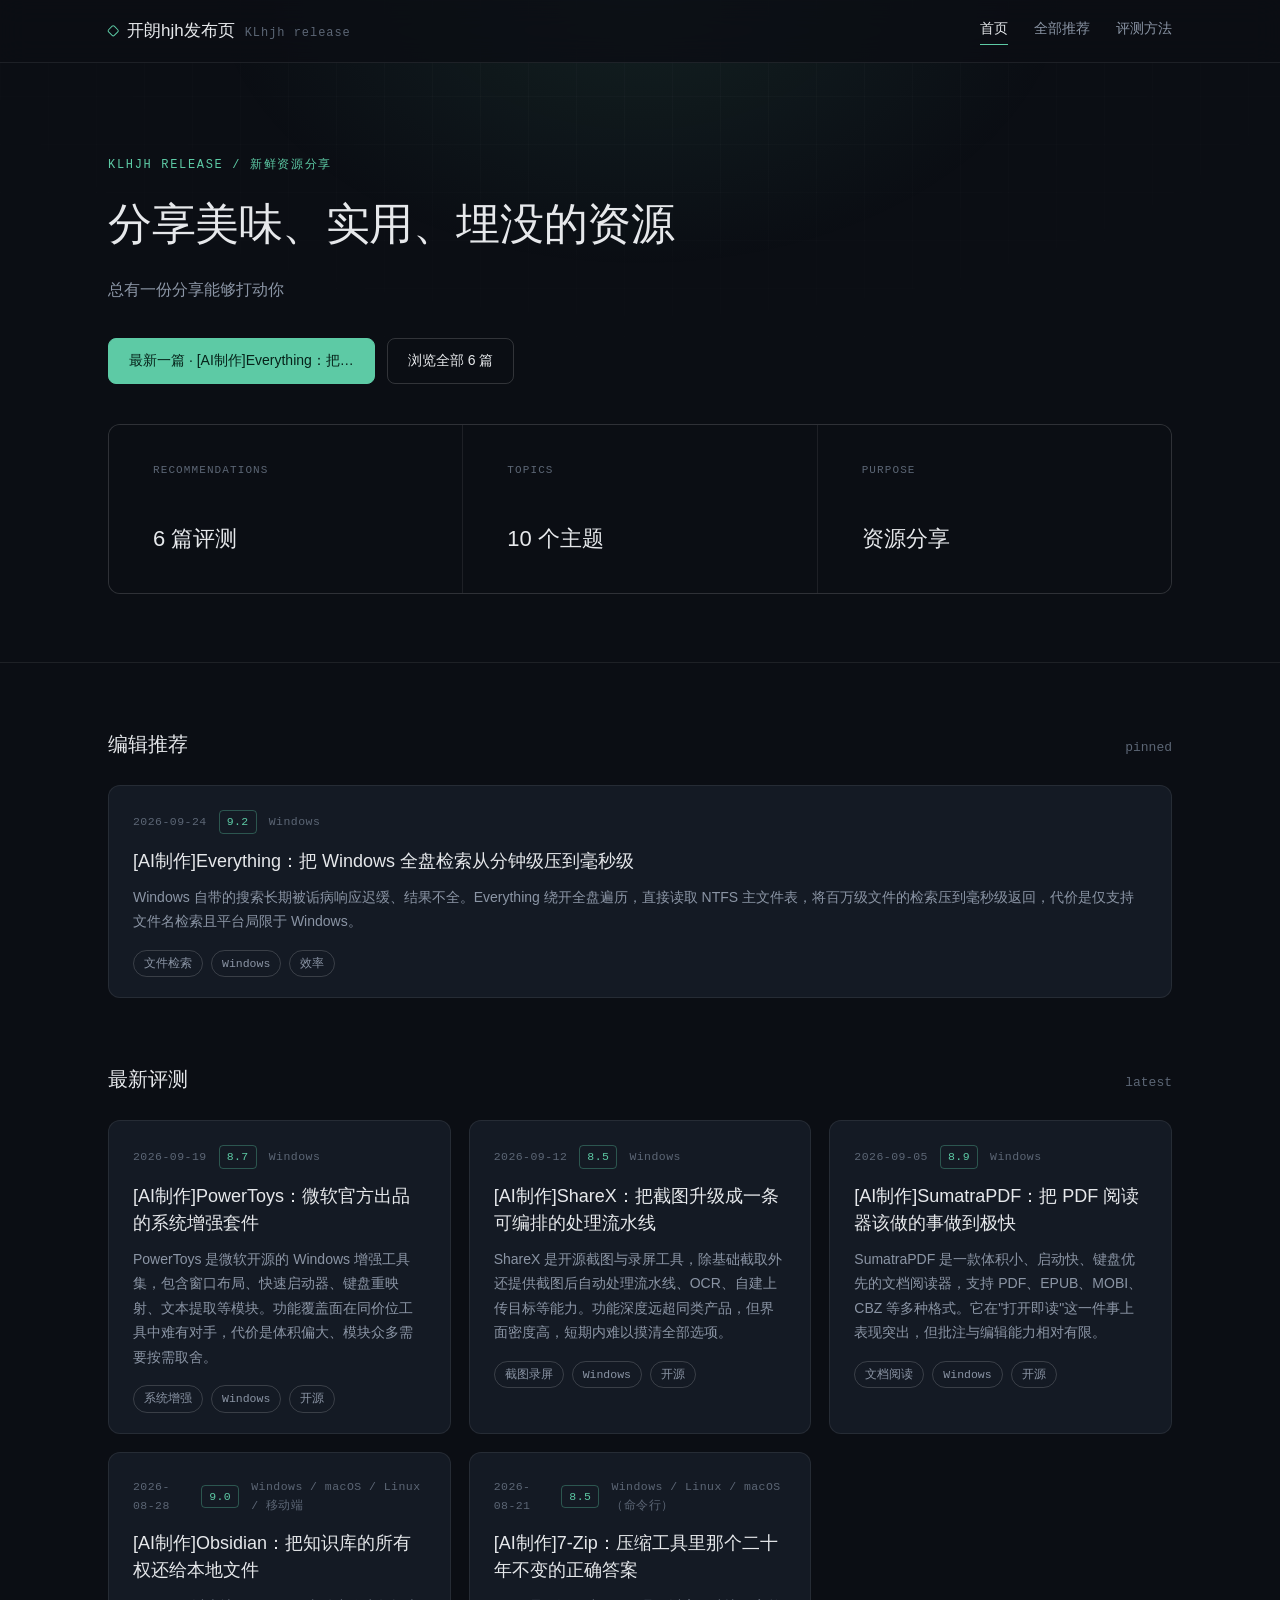
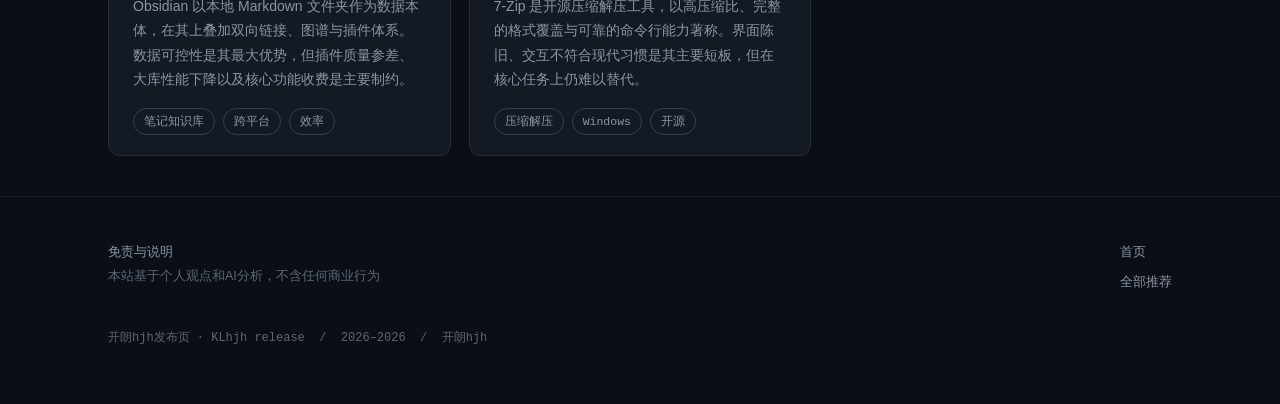
<file: index.html>
<!DOCTYPE html>
<html lang="zh-CN">
<head>
<meta charset="utf-8">
<meta name="viewport" content="width=device-width, initial-scale=1">
<title>开朗hjh的发布页</title>
<meta name="description" content="网站由ai生成：以论文的严谨推荐真正好用的软件。每篇推荐都包含评测方法、加权评分、实测数据、局限说明与官方下载链接。">
<link rel="icon" href="data:image/svg+xml,<svg xmlns='http://www.w3.org/2000/svg' viewBox='0 0 32 32'><rect width='32' height='32' rx='7' fill='%230B0E14'/><rect x='11' y='11' width='10' height='10' fill='%235DCAA5' transform='rotate(45 16 16)'/></svg>">
<link rel="stylesheet" href="assets/style.css">
</head>
<body data-page="home">
<div id="progress"></div>

<header class="site">
  <div class="wrap nav" id="nav"></div>
</header>

<main>
  <section class="hero">
    <div class="wrap" id="hero"></div>
  </section>

  <div class="wrap">
    <div class="sec-head">
      <h2>编辑推荐</h2>
      <span class="hint">pinned</span>
    </div>
    <div class="cards" id="featured" style="grid-template-columns:minmax(0,1fr)"></div>

    <div class="sec-head">
      <h2>最新评测</h2>
      <span class="hint">latest</span>
    </div>
    <div class="cards" id="latest"></div>
<!--
    <div class="sec-head">
      <h2>这些评分是怎么来的</h2>
      <a class="hint" href="about.html">完整方法说明 →</a>
    </div>
    <div class="cards" style="grid-template-columns:repeat(auto-fit,minmax(240px,1fr))">
      <div class="card" style="transform:none">
        <h3>先交代环境与权重</h3>
        <p>每篇评测开头都会写明测试环境、评测维度与各自权重，评分不是凭感觉给的印象分。</p>
      </div>
      <div class="card" style="transform:none">
        <h3>只给可核对的结论</h3>
        <p>凡是没有把握给出精确数值的，就只描述量级差异，不用单一数字制造确定感。</p>
      </div>
      <div class="card" style="transform:none">
        <h3>缺点写在同一篇里</h3>
        <p>局限与风险是固定章节，和优点同等篇幅。不看缺点就没法判断是否适合你。</p>
      </div>
    </div>
    -->
  </div>
</main>

<footer class="site" id="foot"></footer>

<script src="assets/data.js"></script>
<script src="assets/app.js"></script>
</body>
</html>
</file>
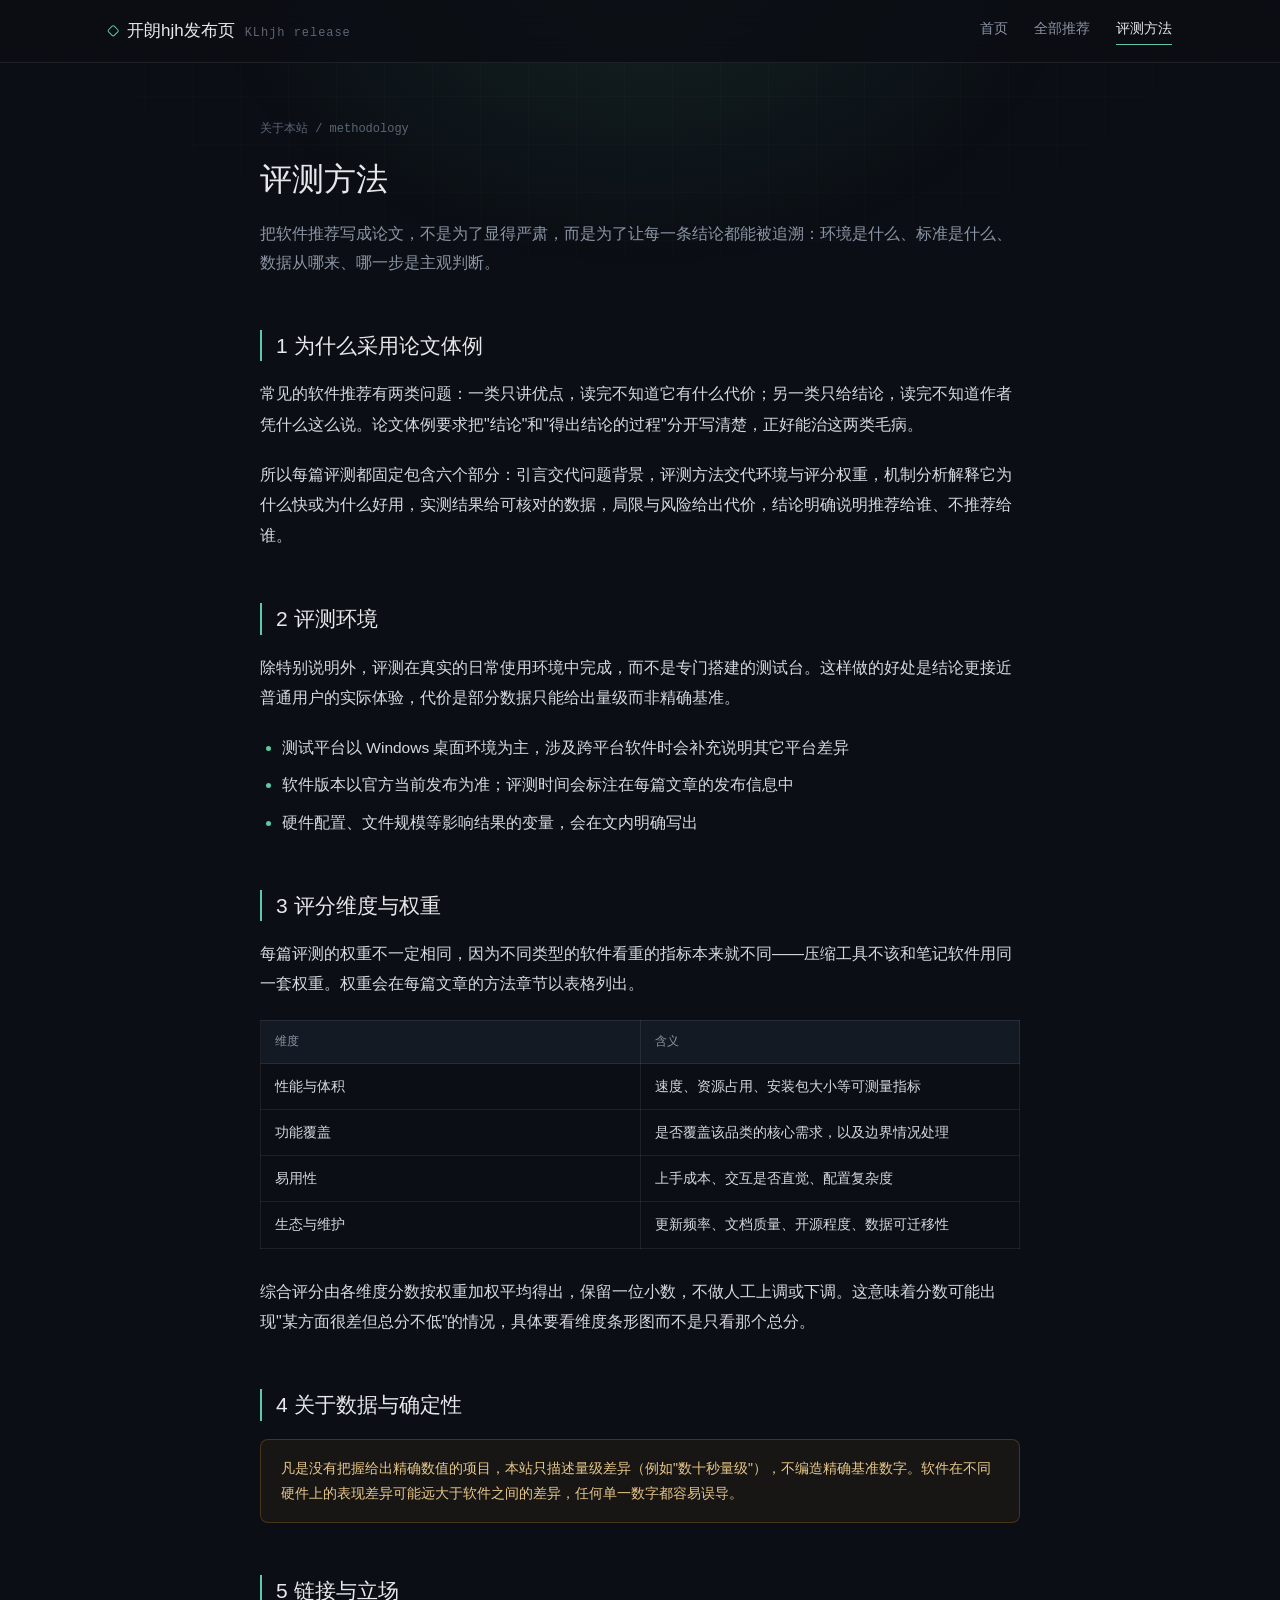
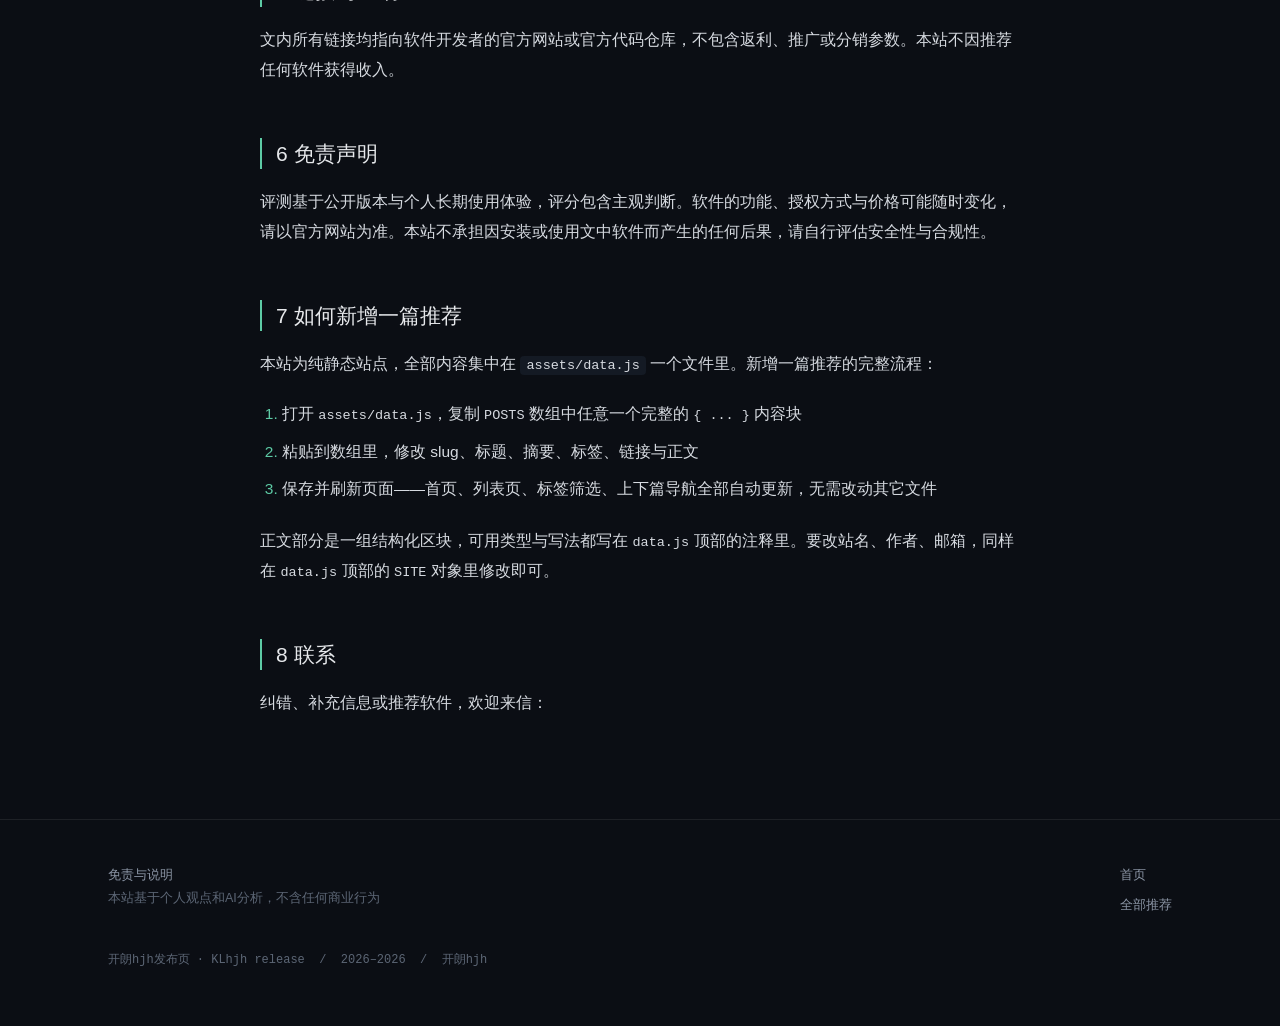
<file: about.html>
<!DOCTYPE html>
<html lang="zh-CN">
<head>
<meta charset="utf-8">
<meta name="viewport" content="width=device-width, initial-scale=1">
<title>评测方法 · 软件评鉴</title>
<meta name="description" content="本站的软件评测方法说明：评测环境、评分维度与权重、评分换算规则、免责声明，以及如何新增一篇推荐。">
<link rel="icon" href="data:image/svg+xml,<svg xmlns='http://www.w3.org/2000/svg' viewBox='0 0 32 32'><rect width='32' height='32' rx='7' fill='%230B0E14'/><rect x='11' y='11' width='10' height='10' fill='%235DCAA5' transform='rotate(45 16 16)'/></svg>">
<link rel="stylesheet" href="assets/style.css">
</head>
<body data-page="about">
<div id="progress"></div>

<header class="site">
  <div class="wrap nav" id="nav"></div>
</header>

<main class="wrap">
  <div style="max-width:760px;margin:0 auto;padding:56px 0 40px">

    <div class="crumb" style="font-family:var(--mono);font-size:12px;color:var(--text-faint);margin-bottom:18px">关于本站 / methodology</div>
    <h1 style="margin:0 0 18px;font-size:32px;font-weight:500;line-height:1.4">评测方法</h1>
    <p style="margin:0;font-size:16px;color:var(--text-dim);line-height:1.8">
      把软件推荐写成论文，不是为了显得严肃，而是为了让每一条结论都能被追溯：环境是什么、标准是什么、数据从哪来、哪一步是主观判断。
    </p>

    <div class="prose">
      <h2 id="m-1">1 为什么采用论文体例</h2>
      <p>常见的软件推荐有两类问题：一类只讲优点，读完不知道它有什么代价；另一类只给结论，读完不知道作者凭什么这么说。论文体例要求把"结论"和"得出结论的过程"分开写清楚，正好能治这两类毛病。</p>
      <p>所以每篇评测都固定包含六个部分：引言交代问题背景，评测方法交代环境与评分权重，机制分析解释它为什么快或为什么好用，实测结果给可核对的数据，局限与风险给出代价，结论明确说明推荐给谁、不推荐给谁。</p>

      <h2 id="m-2">2 评测环境</h2>
      <p>除特别说明外，评测在真实的日常使用环境中完成，而不是专门搭建的测试台。这样做的好处是结论更接近普通用户的实际体验，代价是部分数据只能给出量级而非精确基准。</p>
      <ul>
        <li>测试平台以 Windows 桌面环境为主，涉及跨平台软件时会补充说明其它平台差异</li>
        <li>软件版本以官方当前发布为准；评测时间会标注在每篇文章的发布信息中</li>
        <li>硬件配置、文件规模等影响结果的变量，会在文内明确写出</li>
      </ul>

      <h2 id="m-3">3 评分维度与权重</h2>
      <p>每篇评测的权重不一定相同，因为不同类型的软件看重的指标本来就不同——压缩工具不该和笔记软件用同一套权重。权重会在每篇文章的方法章节以表格列出。</p>
      <table>
        <thead>
          <tr><th>维度</th><th>含义</th></tr>
        </thead>
        <tbody>
          <tr><td>性能与体积</td><td>速度、资源占用、安装包大小等可测量指标</td></tr>
          <tr><td>功能覆盖</td><td>是否覆盖该品类的核心需求，以及边界情况处理</td></tr>
          <tr><td>易用性</td><td>上手成本、交互是否直觉、配置复杂度</td></tr>
          <tr><td>生态与维护</td><td>更新频率、文档质量、开源程度、数据可迁移性</td></tr>
        </tbody>
      </table>
      <p>综合评分由各维度分数按权重加权平均得出，保留一位小数，不做人工上调或下调。这意味着分数可能出现"某方面很差但总分不低"的情况，具体要看维度条形图而不是只看那个总分。</p>

      <h2 id="m-4">4 关于数据与确定性</h2>
      <div class="note">凡是没有把握给出精确数值的项目，本站只描述量级差异（例如"数十秒量级"），不编造精确基准数字。软件在不同硬件上的表现差异可能远大于软件之间的差异，任何单一数字都容易误导。</div>

      <h2 id="m-5">5 链接与立场</h2>
      <p>文内所有链接均指向软件开发者的官方网站或官方代码仓库，不包含返利、推广或分销参数。本站不因推荐任何软件获得收入。</p>

      <h2 id="m-6">6 免责声明</h2>
      <p>评测基于公开版本与个人长期使用体验，评分包含主观判断。软件的功能、授权方式与价格可能随时变化，请以官方网站为准。本站不承担因安装或使用文中软件而产生的任何后果，请自行评估安全性与合规性。</p>

      <h2 id="m-7">7 如何新增一篇推荐</h2>
      <p>本站为纯静态站点，全部内容集中在 <code style="font-family:var(--mono);font-size:13.5px;background:var(--surface);padding:2px 6px;border-radius:4px">assets/data.js</code> 一个文件里。新增一篇推荐的完整流程：</p>
      <ol>
        <li>打开 <span class="mono" style="font-size:13.5px">assets/data.js</span>，复制 <span class="mono" style="font-size:13.5px">POSTS</span> 数组中任意一个完整的 <span class="mono" style="font-size:13.5px">{ ... }</span> 内容块</li>
        <li>粘贴到数组里，修改 slug、标题、摘要、标签、链接与正文</li>
        <li>保存并刷新页面——首页、列表页、标签筛选、上下篇导航全部自动更新，无需改动其它文件</li>
      </ol>
      <p>正文部分是一组结构化区块，可用类型与写法都写在 <span class="mono" style="font-size:13.5px">data.js</span> 顶部的注释里。要改站名、作者、邮箱，同样在 <span class="mono" style="font-size:13.5px">data.js</span> 顶部的 <span class="mono" style="font-size:13.5px">SITE</span> 对象里修改即可。</p>

      <h2 id="m-8">8 联系</h2>
      <p>纠错、补充信息或推荐软件，欢迎来信：<a id="mail" href="#"></a></p>
    </div>
  </div>
</main>

<footer class="site" id="foot"></footer>

<script src="assets/data.js"></script>
<script>
  (function () {
    var a = document.getElementById('mail');
    a.href = 'mailto:' + SITE.email;
    a.textContent = SITE.email;
  })();
</script>
<script src="assets/app.js"></script>
</body>
</html>
</file>
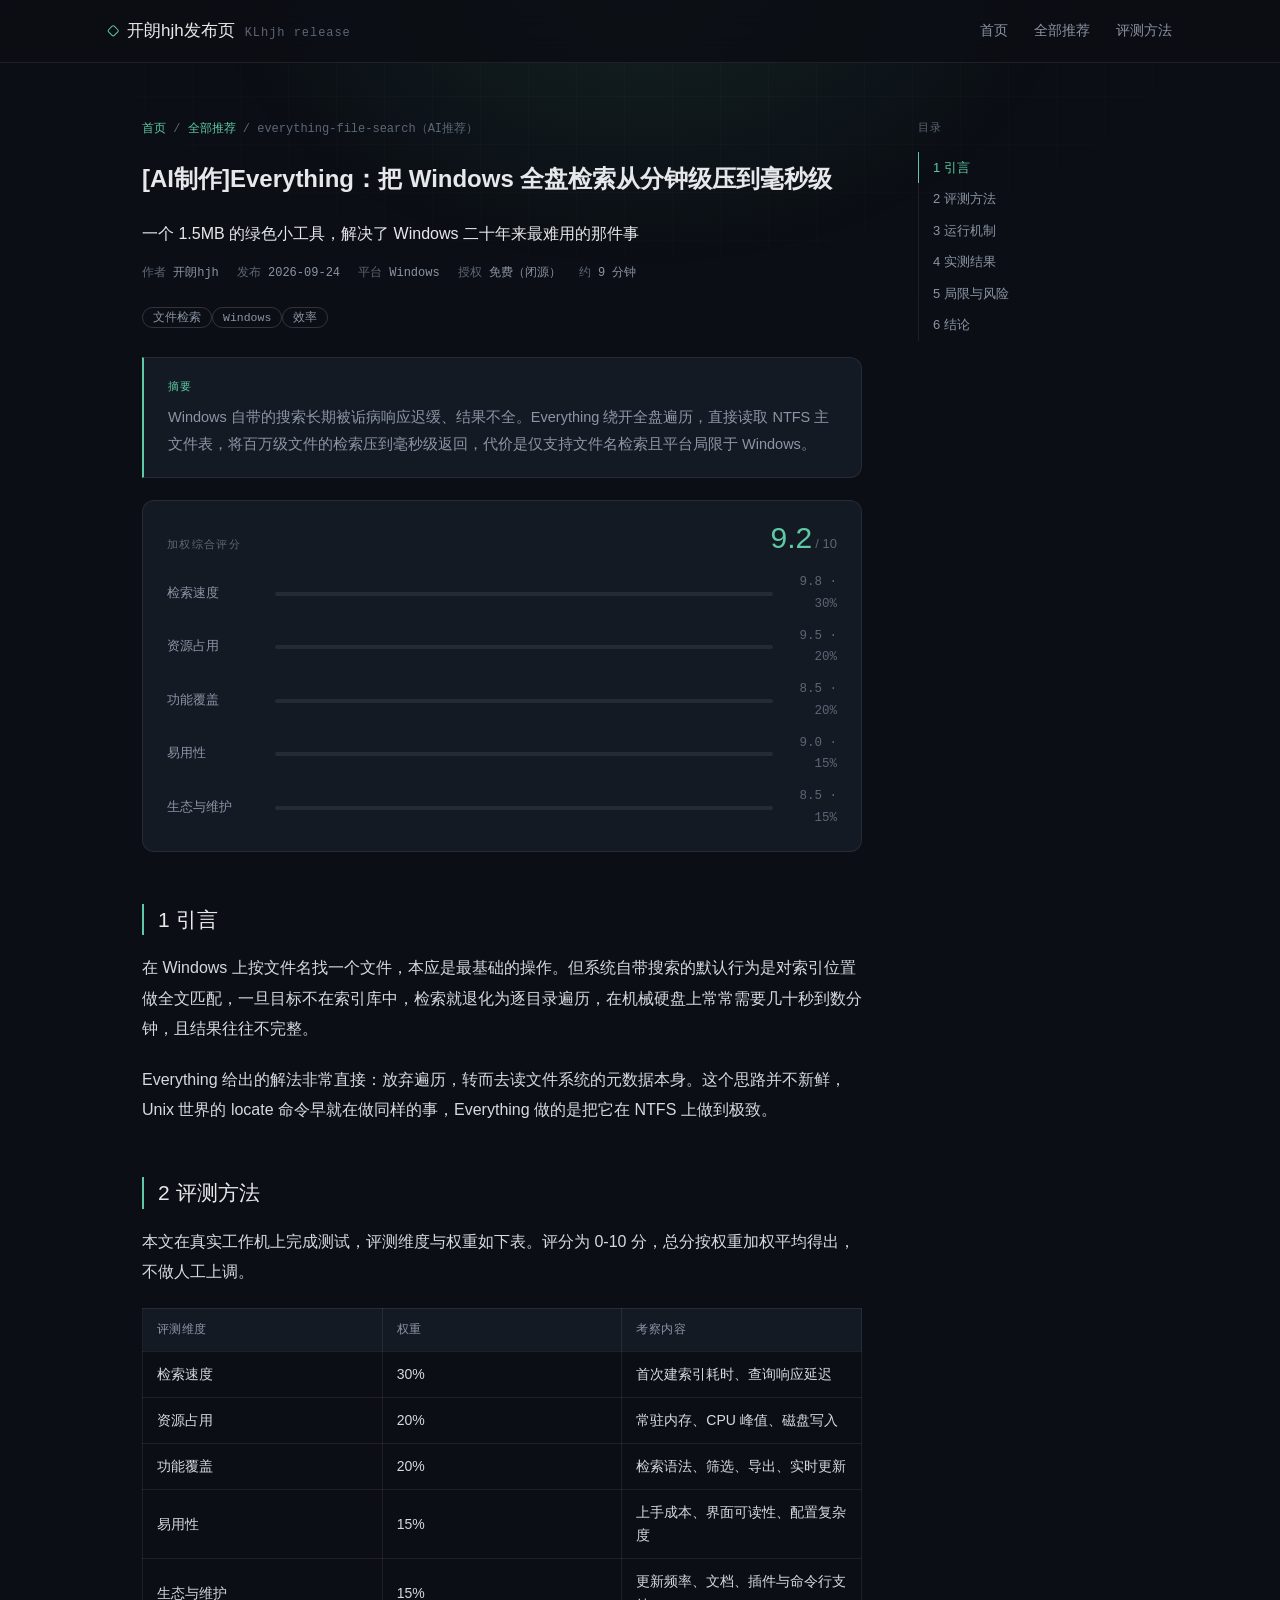
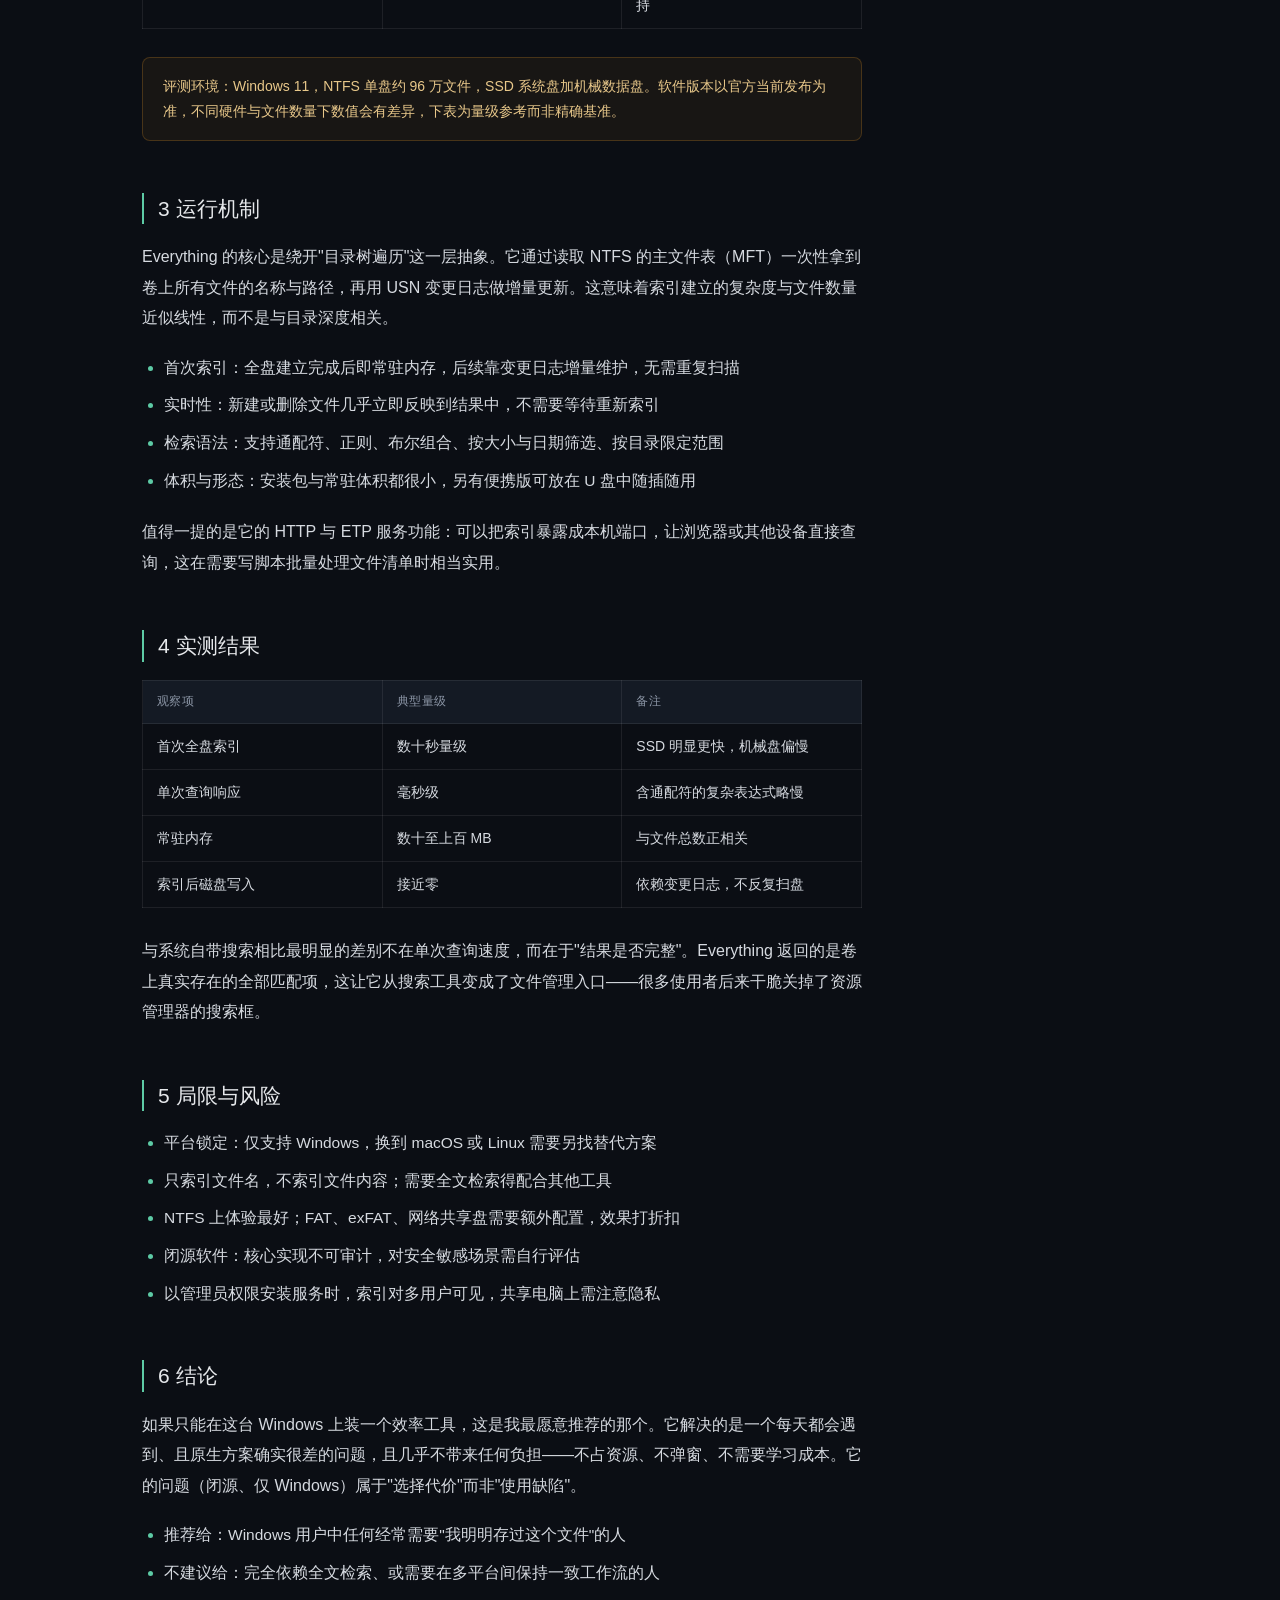
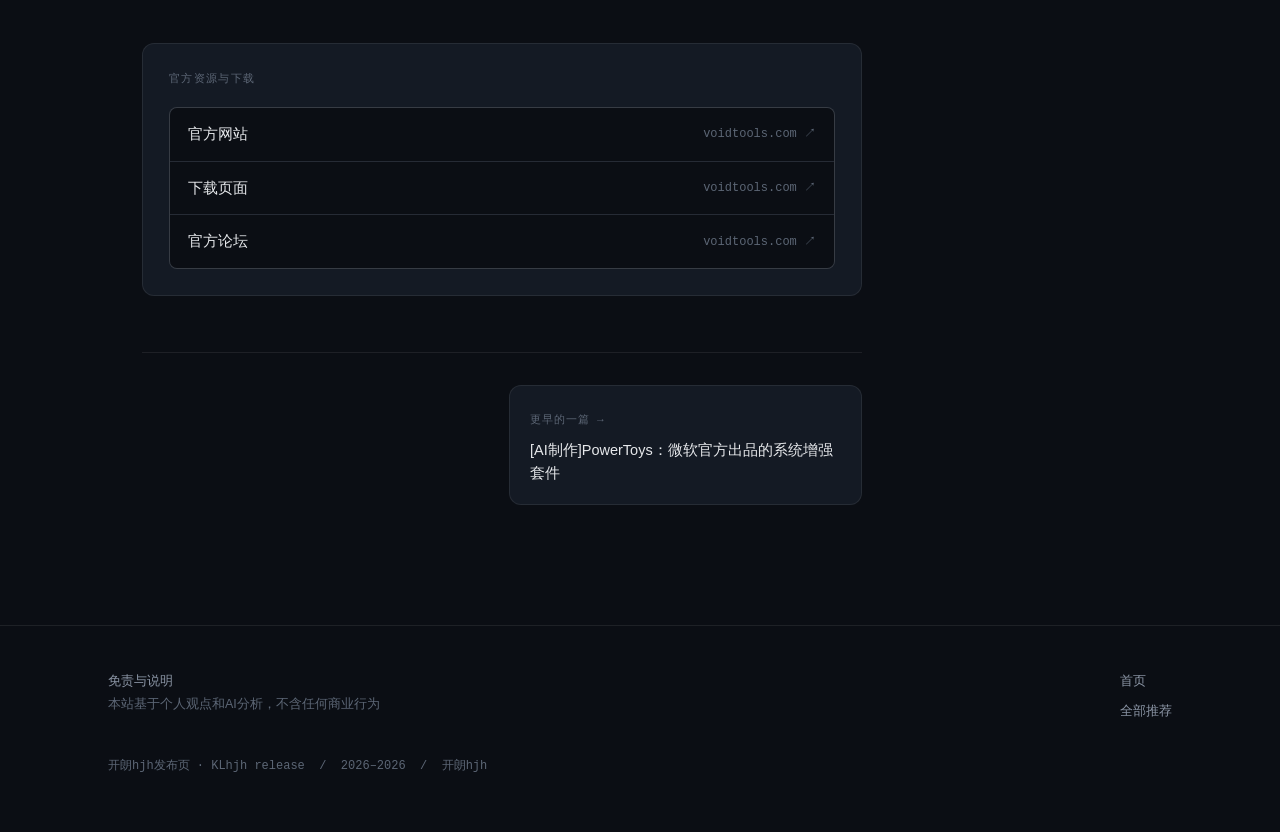
<file: article.html>
<!DOCTYPE html>
<html lang="zh-CN">
<head>
<meta charset="utf-8">
<meta name="viewport" content="width=device-width, initial-scale=1">
<title>评测详情 · 软件评鉴</title>
<meta name="description" content="按论文体例撰写的软件评测：摘要、评测方法、实测结果、局限与结论，附官方与下载链接。">
<link rel="icon" href="data:image/svg+xml,<svg xmlns='http://www.w3.org/2000/svg' viewBox='0 0 32 32'><rect width='32' height='32' rx='7' fill='%230B0E14'/><rect x='11' y='11' width='10' height='10' fill='%235DCAA5' transform='rotate(45 16 16)'/></svg>">
<link rel="stylesheet" href="assets/style.css">
</head>
<body data-page="article">
<div id="progress"></div>

<header class="site">
  <div class="wrap nav" id="nav"></div>
</header>

<main class="wrap">
  <div class="article-layout">
    <article id="article"></article>
    <aside class="toc" id="toc"></aside>
  </div>
</main>

<footer class="site" id="foot"></footer>

<script src="assets/data.js"></script>
<script src="assets/app.js"></script>
</body>
</html>
</file>
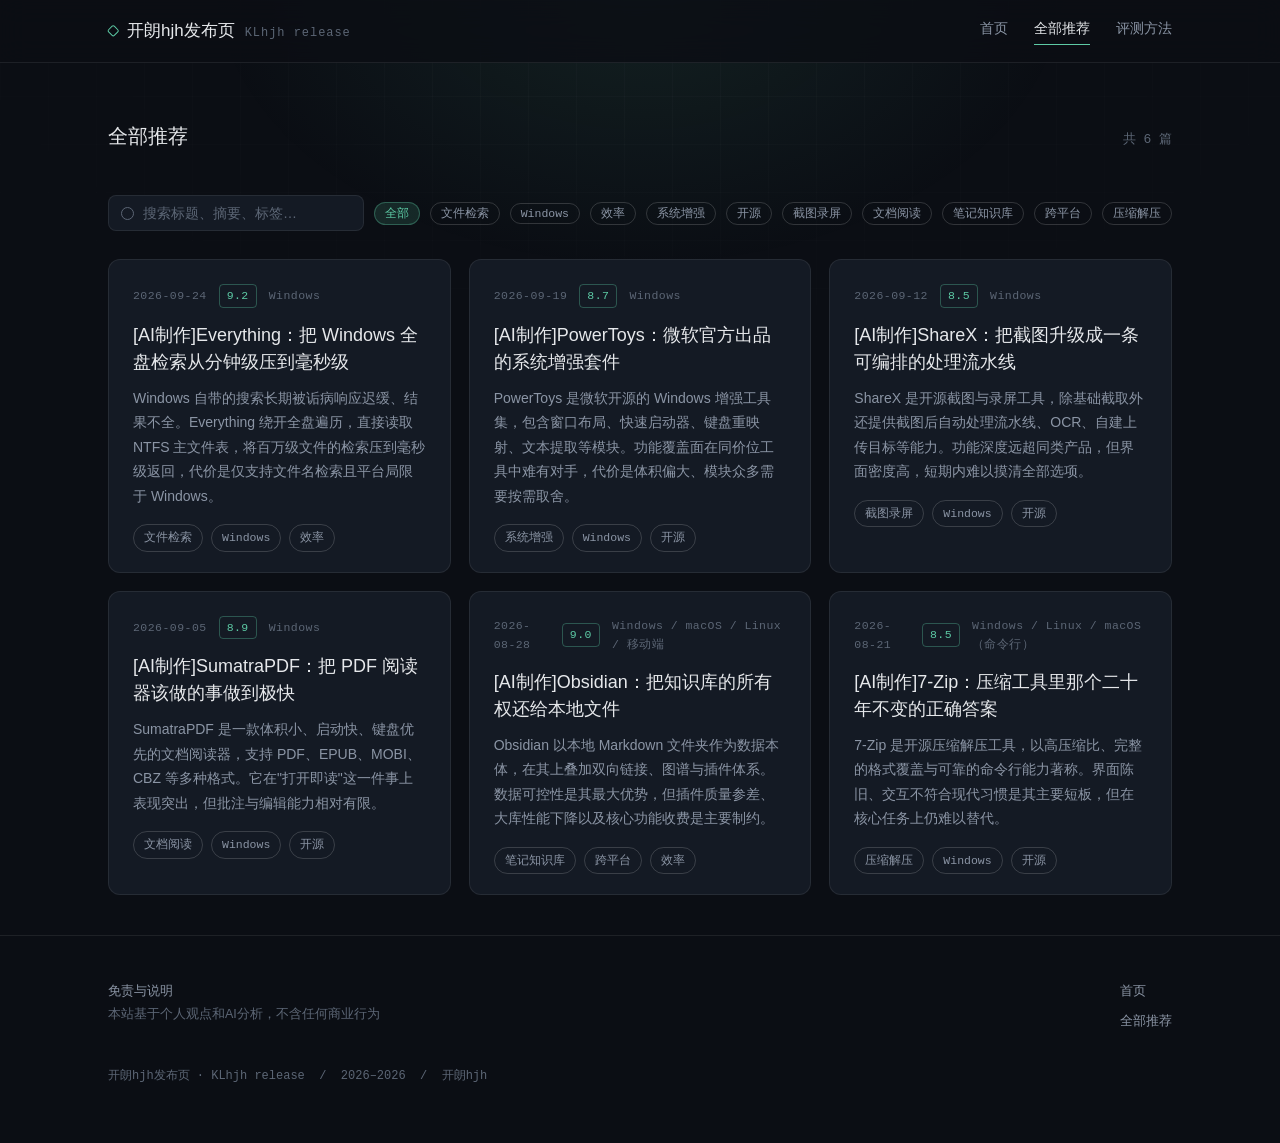
<file: articles.html>
<!DOCTYPE html>
<html lang="zh-CN">
<head>
<meta charset="utf-8">
<meta name="viewport" content="width=device-width, initial-scale=1">
<title>全部推荐 · 软件评鉴</title>
<meta name="description" content="全部软件推荐与评测，可按主题筛选、按关键词搜索。">
<link rel="icon" href="data:image/svg+xml,<svg xmlns='http://www.w3.org/2000/svg' viewBox='0 0 32 32'><rect width='32' height='32' rx='7' fill='%230B0E14'/><rect x='11' y='11' width='10' height='10' fill='%235DCAA5' transform='rotate(45 16 16)'/></svg>">
<link rel="stylesheet" href="assets/style.css">
</head>
<body data-page="list">
<div id="progress"></div>

<header class="site">
  <div class="wrap nav" id="nav"></div>
</header>

<main class="wrap" id="list">
  <div class="sec-head" style="margin-top:56px">
    <h2>全部推荐</h2>
    <span class="hint" id="count"></span>
  </div>
  <div class="filters" id="filters"></div>
  <div class="cards" id="grid" style="margin-top:22px"></div>
</main>

<footer class="site" id="foot"></footer>

<script src="assets/data.js"></script>
<script src="assets/app.js"></script>
</body>
</html>
</file>
<file: assets/style.css>
/* ==========================================================================
   软件评鉴 · 深色科技风样式
   改色板只需要动下面 :root 里的变量
   ========================================================================== */

:root {
  --bg: #0B0E14;
  --surface: #141A24;
  --surface-2: #1A2230;
  --line: rgba(255, 255, 255, 0.08);
  --line-strong: rgba(255, 255, 255, 0.16);
  --text: #E6E8EB;
  --text-dim: #8B95A5;
  --text-faint: #5C6675;
  --accent: #5DCAA5;
  --accent-dim: rgba(93, 202, 165, 0.14);
  --accent-line: rgba(93, 202, 165, 0.34);
  --warn: #EF9F27;

  --sans: 'Inter', -apple-system, 'Segoe UI', 'PingFang SC', 'Microsoft YaHei', sans-serif;
  --mono: ui-monospace, 'JetBrains Mono', 'Cascadia Code', Menlo, Consolas, monospace;

  --wrap: 1120px;
  --article: 720px;
  --radius: 12px;
}

* { box-sizing: border-box; }

html { scroll-behavior: smooth; }

body {
  margin: 0;
  background: var(--bg);
  color: var(--text);
  font-family: var(--sans);
  font-size: 16px;
  line-height: 1.7;
  -webkit-font-smoothing: antialiased;
}

body::before {
  content: '';
  position: fixed;
  inset: 0;
  pointer-events: none;
  z-index: 0;
  background-image:
    linear-gradient(rgba(255, 255, 255, 0.018) 1px, transparent 1px),
    linear-gradient(90deg, rgba(255, 255, 255, 0.018) 1px, transparent 1px);
  background-size: 48px 48px;
  mask-image: radial-gradient(ellipse 90% 60% at 50% 0%, #000 20%, transparent 75%);
}

body::after {
  content: '';
  position: fixed;
  top: -320px;
  left: 50%;
  width: 900px;
  height: 600px;
  transform: translateX(-50%);
  pointer-events: none;
  z-index: 0;
  background: radial-gradient(ellipse at center, rgba(93, 202, 165, 0.10), transparent 68%);
}

a { color: var(--accent); text-decoration: none; }
a:hover { text-decoration: underline; text-underline-offset: 3px; }

::selection { background: rgba(93, 202, 165, 0.28); }

:focus-visible {
  outline: 2px solid var(--accent);
  outline-offset: 2px;
  border-radius: 4px;
}

.mono { font-family: var(--mono); }
.dim { color: var(--text-dim); }

.wrap {
  position: relative;
  z-index: 1;
  max-width: var(--wrap);
  margin: 0 auto;
  padding: 0 28px;
}

/* ---------- 顶部进度条 ---------- */
#progress {
  position: fixed;
  top: 0; left: 0;
  height: 2px;
  width: 0;
  background: var(--accent);
  z-index: 60;
  transition: width .1s linear;
}

/* ---------- 导航 ---------- */
header.site {
  position: sticky;
  top: 0;
  z-index: 50;
  backdrop-filter: blur(14px);
  background: rgba(11, 14, 20, 0.82);
  border-bottom: 1px solid var(--line);
}

.nav {
  display: flex;
  align-items: center;
  justify-content: space-between;
  height: 62px;
}

.brand {
  display: flex;
  align-items: baseline;
  gap: 10px;
  font-weight: 500;
  font-size: 17px;
  color: var(--text);
}
.brand:hover { text-decoration: none; }
.brand .mark {
  display: inline-block;
  width: 9px; height: 9px;
  border: 1px solid var(--accent);
  border-radius: 2px;
  transform: rotate(45deg) translateY(-1px);
}
.brand .en {
  font-family: var(--mono);
  font-size: 12px;
  color: var(--text-faint);
  letter-spacing: .08em;
}

.nav-links { display: flex; gap: 26px; font-size: 14px; }
.nav-links a { color: var(--text-dim); }
.nav-links a:hover { color: var(--text); text-decoration: none; }
.nav-links a.on { color: var(--text); }
.nav-links a.on::after {
  content: '';
  display: block;
  height: 1px;
  margin-top: 4px;
  background: var(--accent);
}

/* ---------- 首屏 ---------- */
.hero { padding: 92px 0 68px; border-bottom: 1px solid var(--line); }

.hero .kicker {
  font-family: var(--mono);
  font-size: 12px;
  letter-spacing: .14em;
  text-transform: uppercase;
  color: var(--accent);
  margin: 0 0 20px;
}

.hero h1 {
  margin: 0 0 22px;
  font-size: 44px;
  line-height: 1.3;
  font-weight: 500;
  letter-spacing: -.01em;
  max-width: 760px;
}

.hero p.lead {
  margin: 0;
  max-width: 640px;
  font-size: 16px;
  color: var(--text-dim);
  line-height: 1.85;
}

.hero-cta { margin-top: 34px; display: flex; gap: 12px; flex-wrap: wrap; }

.btn {
  display: inline-flex;
  align-items: center;
  gap: 8px;
  padding: 10px 20px;
  border-radius: 8px;
  border: 1px solid var(--line-strong);
  color: var(--text);
  font-size: 14px;
  transition: all .18s ease;
}
.btn:hover { text-decoration: none; border-color: var(--accent-line); background: var(--accent-dim); }
.btn.primary { background: var(--accent); border-color: var(--accent); color: #06231A; font-weight: 500; }
.btn.primary:hover { filter: brightness(1.08); background: var(--accent); }

/* ---------- 统计条 ---------- */
.stats {
  display: grid;
  grid-template-columns: repeat(3, minmax(0, 1fr));
  gap: 1px;
  background: var(--line);
  border: 1px solid var(--line);
  border-radius: var(--radius);
  overflow: hidden;
  margin: 40px 0 0;
}
.stats div { background: var(--bg); padding: 18px 22px; }
.stats .k { font-family: var(--mono); font-size: 11px; letter-spacing: .1em; color: var(--text-faint); text-transform: uppercase; }
.stats .v { font-size: 22px; font-weight: 500; margin-top: 4px; }

/* ---------- 区块标题 ---------- */
.sec-head {
  display: flex;
  align-items: baseline;
  justify-content: space-between;
  gap: 20px;
  margin: 64px 0 24px;
}
.sec-head h2 {
  margin: 0;
  font-size: 20px;
  font-weight: 500;
}
.sec-head .hint { font-size: 13px; color: var(--text-faint); font-family: var(--mono); }

/* ---------- 文章卡片 ---------- */
.cards {
  display: grid;
  grid-template-columns: repeat(auto-fill, minmax(320px, 1fr));
  gap: 18px;
}

.card {
  display: block;
  padding: 24px 24px 20px;
  background: var(--surface);
  border: 1px solid var(--line);
  border-radius: var(--radius);
  color: var(--text);
  transition: transform .18s ease, border-color .18s ease, background .18s ease;
}
.card:hover {
  text-decoration: none;
  transform: translateY(-2px);
  border-color: var(--accent-line);
  background: var(--surface-2);
}

.card .meta {
  display: flex;
  align-items: center;
  gap: 12px;
  font-family: var(--mono);
  font-size: 11.5px;
  color: var(--text-faint);
  letter-spacing: .04em;
  margin-bottom: 14px;
}
.card .score {
  color: var(--accent);
  border: 1px solid var(--accent-line);
  border-radius: 4px;
  padding: 1px 7px;
}

.card h3 {
  margin: 0 0 10px;
  font-size: 18px;
  font-weight: 500;
  line-height: 1.5;
}

.card p {
  margin: 0;
  font-size: 14px;
  color: var(--text-dim);
  line-height: 1.75;
}

.card .tags { margin-top: 16px; display: flex; gap: 8px; flex-wrap: wrap; }

/* ---------- 标签 ---------- */
.tag {
  font-family: var(--mono);
  font-size: 11.5px;
  padding: 3px 10px;
  border-radius: 999px;
  border: 1px solid var(--line-strong);
  color: var(--text-dim);
  background: transparent;
  cursor: pointer;
  transition: all .16s ease;
}
.tag:hover { color: var(--text); border-color: var(--accent-line); }
.tag.on { color: var(--accent); border-color: var(--accent-line); background: var(--accent-dim); }

/* ---------- 筛选栏 ---------- */
.filters {
  display: flex;
  gap: 10px;
  flex-wrap: wrap;
  align-items: center;
  padding: 18px 0 6px;
}

.search-box {
  position: relative;
  flex: 1;
  min-width: 220px;
  max-width: 340px;
}
.search-box input {
  width: 100%;
  padding: 9px 14px 9px 34px;
  background: var(--surface);
  border: 1px solid var(--line);
  border-radius: 8px;
  color: var(--text);
  font-size: 14px;
  font-family: var(--sans);
}
.search-box input::placeholder { color: var(--text-faint); }
.search-box input:focus { outline: none; border-color: var(--accent-line); }
.search-box::before {
  content: '';
  position: absolute;
  left: 13px; top: 50%;
  width: 11px; height: 11px;
  margin-top: -6px;
  border: 1.5px solid var(--text-faint);
  border-radius: 50%;
}

/* ---------- 文章页布局 ---------- */
.article-layout {
  display: grid;
  grid-template-columns: minmax(0, var(--article)) 220px;
  gap: 56px;
  justify-content: center;
  padding: 56px 0 80px;
}

.article-head { padding-bottom: 28px; border-bottom: 1px solid var(--line); }

.crumb {
  font-family: var(--mono);
  font-size: 12px;
  color: var(--text-faint);
  margin-bottom: 18px;
}

.article-head h1 {
  margin: 0 0 16px;
  font-size: 32px;
  line-height: 1.4;
  font-weight: 500;
  letter-spacing: -.01em;
}

.article-head .sub {
  margin: 0 0 26px;
  font-size: 16px;
  color: var(--text-dim);
  line-height: 1.75;
}

.meta-row {
  display: flex;
  flex-wrap: wrap;
  gap: 8px 18px;
  font-family: var(--mono);
  font-size: 12px;
  color: var(--text-faint);
}
.meta-row span b { color: var(--text-dim); font-weight: 400; }

.abstract {
  margin: 28px 0 0;
  padding: 20px 24px;
  background: var(--surface);
  border: 1px solid var(--line);
  border-left: 2px solid var(--accent);
  border-radius: 0 var(--radius) var(--radius) 0;
}
.abstract h4 {
  margin: 0 0 8px;
  font-family: var(--mono);
  font-size: 11px;
  letter-spacing: .12em;
  text-transform: uppercase;
  color: var(--accent);
  font-weight: 400;
}
.abstract p { margin: 0; font-size: 14.5px; color: var(--text-dim); line-height: 1.8; }

/* ---------- 评分 ---------- */
.score-panel {
  margin-top: 22px;
  padding: 22px 24px;
  background: var(--surface);
  border: 1px solid var(--line);
  border-radius: var(--radius);
}
.score-panel .top {
  display: flex;
  align-items: baseline;
  justify-content: space-between;
  margin-bottom: 18px;
}
.score-panel .top .label {
  font-family: var(--mono);
  font-size: 11px;
  letter-spacing: .12em;
  text-transform: uppercase;
  color: var(--text-faint);
}
.score-panel .total { font-size: 30px; font-weight: 500; color: var(--accent); line-height: 1; }
.score-panel .total i { font-size: 13px; font-style: normal; color: var(--text-faint); margin-left: 3px; }

.bars { display: grid; gap: 11px; }
.bar-row { display: grid; grid-template-columns: 96px 1fr 52px; align-items: center; gap: 12px; font-size: 12.5px; }
.bar-row .n { color: var(--text-dim); }
.bar-row .track { height: 4px; background: rgba(255, 255, 255, 0.07); border-radius: 2px; overflow: hidden; }
.bar-row .fill { height: 100%; background: var(--accent); border-radius: 2px; width: 0; transition: width .9s cubic-bezier(.2, .8, .2, 1); }
.bar-row .v { font-family: var(--mono); color: var(--text-faint); text-align: right; }

/* ---------- 正文排版 ---------- */
.prose { margin-top: 44px; }
.prose h2 {
  margin: 52px 0 18px;
  padding-left: 14px;
  border-left: 2px solid var(--accent);
  font-size: 21px;
  font-weight: 500;
  line-height: 1.5;
  scroll-margin-top: 90px;
}
.prose h3 { margin: 34px 0 14px; font-size: 17px; font-weight: 500; scroll-margin-top: 90px; }
.prose p { margin: 0 0 20px; font-size: 16px; line-height: 1.9; color: #D6DAE0; }
.prose ul, .prose ol { margin: 0 0 22px; padding-left: 22px; }
.prose li { margin-bottom: 9px; font-size: 15.5px; line-height: 1.85; color: #D6DAE0; }
.prose li::marker { color: var(--accent); }
.prose strong { color: #FFFFFF; font-weight: 500; }

.prose table {
  width: 100%;
  border-collapse: collapse;
  margin: 8px 0 28px;
  font-size: 14px;
  table-layout: fixed;
}
.prose th {
  text-align: left;
  padding: 11px 14px;
  background: var(--surface);
  color: var(--text-dim);
  font-weight: 400;
  font-family: var(--mono);
  font-size: 12px;
  letter-spacing: .04em;
  border: 1px solid var(--line);
}
.prose td {
  padding: 11px 14px;
  border: 1px solid var(--line);
  color: #D6DAE0;
  line-height: 1.65;
  word-break: break-word;
}
.prose tbody tr:hover td { background: rgba(255, 255, 255, 0.02); }

.note {
  margin: 0 0 28px;
  padding: 16px 20px;
  background: rgba(239, 159, 39, 0.06);
  border: 1px solid rgba(239, 159, 39, 0.22);
  border-radius: 8px;
  font-size: 14px;
  line-height: 1.8;
  color: #E8C88A;
}

.quote {
  margin: 0 0 28px;
  padding: 4px 0 4px 20px;
  border-left: 2px solid var(--line-strong);
  color: var(--text-dim);
  font-size: 16px;
  line-height: 1.85;
}

/* ---------- 资源链接 ---------- */
.links-panel {
  margin-top: 56px;
  padding: 26px;
  background: var(--surface);
  border: 1px solid var(--line);
  border-radius: var(--radius);
}
.links-panel h4 {
  margin: 0 0 18px;
  font-family: var(--mono);
  font-size: 11px;
  letter-spacing: .12em;
  text-transform: uppercase;
  color: var(--text-faint);
  font-weight: 400;
}
.links-list { display: grid; gap: 1px; background: var(--line); border: 1px solid var(--line); border-radius: 8px; overflow: hidden; }
.links-list a {
  display: flex;
  align-items: center;
  justify-content: space-between;
  gap: 16px;
  padding: 14px 18px;
  background: var(--bg);
  color: var(--text);
  font-size: 14.5px;
  transition: background .16s ease;
}
.links-list a:hover { background: var(--surface-2); text-decoration: none; }
.links-list .host { font-family: var(--mono); font-size: 12px; color: var(--text-faint); }
.links-list a:hover .host { color: var(--accent); }

/* ---------- 目录 ---------- */
.toc {
  position: sticky;
  top: 92px;
  align-self: start;
  font-size: 13px;
}
.toc .t-label {
  font-family: var(--mono);
  font-size: 11px;
  letter-spacing: .12em;
  text-transform: uppercase;
  color: var(--text-faint);
  margin-bottom: 14px;
}
.toc ol { list-style: none; margin: 0; padding: 0; border-left: 1px solid var(--line); }
.toc li { margin: 0; }
.toc a {
  display: block;
  padding: 6px 0 6px 14px;
  margin-left: -1px;
  border-left: 1px solid transparent;
  color: var(--text-dim);
  line-height: 1.5;
  transition: all .16s ease;
}
.toc a:hover { color: var(--text); text-decoration: none; }
.toc a.on { color: var(--accent); border-left-color: var(--accent); }

/* ---------- 上下篇 ---------- */
.pager {
  display: grid;
  grid-template-columns: repeat(2, minmax(0, 1fr));
  gap: 14px;
  margin-top: 56px;
  padding-top: 32px;
  border-top: 1px solid var(--line);
}
.pager a {
  padding: 18px 20px;
  background: var(--surface);
  border: 1px solid var(--line);
  border-radius: var(--radius);
  color: var(--text);
  transition: border-color .18s ease;
}
.pager a:hover { border-color: var(--accent-line); text-decoration: none; }
.pager .dir { font-family: var(--mono); font-size: 11px; color: var(--text-faint); letter-spacing: .08em; }
.pager .t { display: block; margin-top: 8px; font-size: 14.5px; line-height: 1.6; }
.pager .ph { opacity: 0; pointer-events: none; }

/* ---------- 页脚 ---------- */
footer.site {
  border-top: 1px solid var(--line);
  padding: 44px 0 56px;
  margin-top: 40px;
  font-size: 13.5px;
  color: var(--text-faint);
}
.foot-grid { display: flex; justify-content: space-between; gap: 32px; flex-wrap: wrap; }
footer.site .dis { max-width: 620px; line-height: 1.85; font-size: 12.5px; }
footer.site .col a { display: block; color: var(--text-dim); margin-bottom: 8px; font-size: 13px; }
footer.site .mono.copy { margin-top: 26px; font-size: 12px; }

/* ---------- 入场动画 ---------- */
.reveal { opacity: 0; transform: translateY(14px); transition: opacity .55s ease, transform .55s ease; }
.reveal.in { opacity: 1; transform: none; }

@media (prefers-reduced-motion: reduce) {
  .reveal { opacity: 1; transform: none; transition: none; }
  html { scroll-behavior: auto; }
  .bar-row .fill { transition: none; }
}

/* ---------- 响应式 ---------- */
@media (max-width: 940px) {
  .article-layout { grid-template-columns: minmax(0, 1fr); gap: 0; padding-top: 40px; }
  .toc { display: none; }
}

@media (max-width: 720px) {
  .wrap { padding: 0 18px; }
  .hero { padding: 60px 0 48px; }
  .hero h1 { font-size: 30px; }
  .article-head h1 { font-size: 25px; }
  .stats { grid-template-columns: minmax(0, 1fr); }
  .cards { grid-template-columns: minmax(0, 1fr); }
  .nav-links { gap: 16px; font-size: 13px; }
  .brand .en { display: none; }
  .pager { grid-template-columns: minmax(0, 1fr); }
  .bar-row { grid-template-columns: 78px 1fr 44px; font-size: 12px; }
  .prose table { font-size: 13px; }
  .prose th, .prose td { padding: 9px 10px; }
  .sec-head { margin: 44px 0 18px; }
}
</file>
